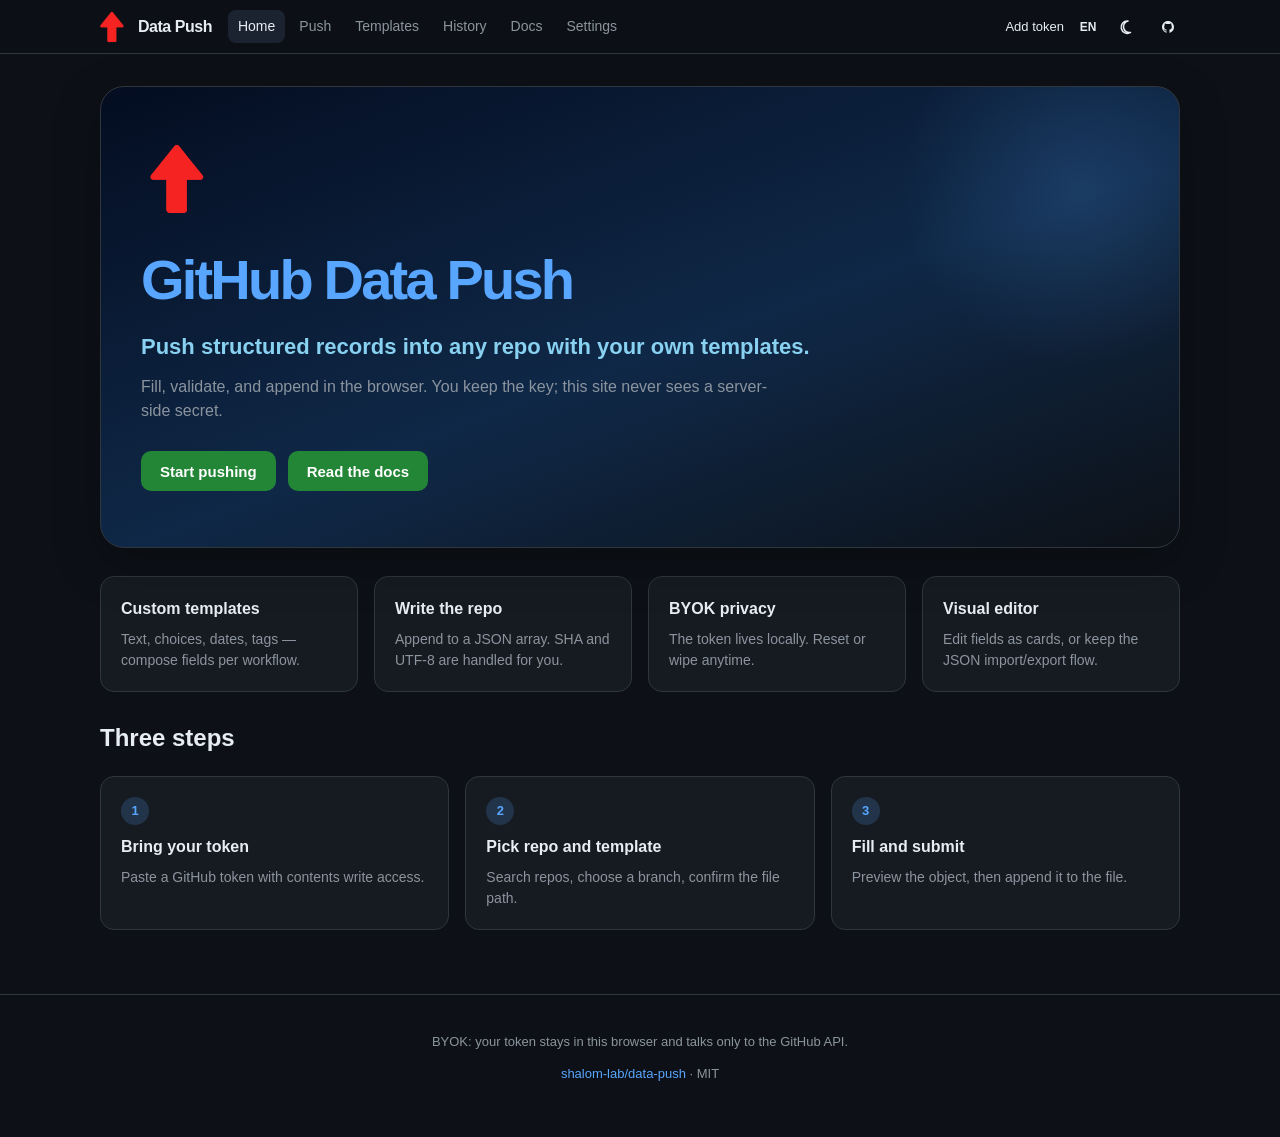
<file: index.html>
<!DOCTYPE html>
<html lang="zh" data-theme="dark">
<head>
  <meta charset="UTF-8" />
  <meta name="viewport" content="width=device-width, initial-scale=1" />
  <title>GitHub Data Push</title>
  <link rel="icon" href="icons/icon48.png?v=2" type="image/png" />
  <style>#app-header .nav-inner{display:flex;align-items:center;gap:16px;flex-wrap:nowrap;max-width:1120px;margin:0 auto;padding:10px 16px}#app-header .nav-links{display:flex;flex:1;gap:4px;flex-wrap:nowrap;min-width:0;overflow:auto}#app-header .nav-right,#app-header .icon-group{display:flex;align-items:center;gap:8px;flex-shrink:0}#app-header .user-link{display:inline-flex;align-items:center;gap:8px;height:32px;color:inherit;text-decoration:none}#app-header .user-link img{width:22px;height:22px;border-radius:50%;object-fit:cover}#app-header .icon-btn{box-sizing:border-box;width:32px;height:32px;padding:0;border:0;border-radius:8px;background:transparent;display:inline-flex;align-items:center;justify-content:center}</style>
  <link rel="stylesheet" href="css/app.css?v=6" />
</head>
<body data-page="home" data-title-key="meta.title">
  <header id="app-header"></header>
  <main class="page">
    <section class="hero">
      <img class="hero-logo" src="icons/icon128.png?v=2" alt="" width="72" height="72" />
      <h1 data-i18n="home.title">GitHub Data Push</h1>
      <p class="tagline" data-i18n="home.tagline"></p>
      <p class="lead" data-i18n="home.lead"></p>
      <div class="hero-actions">
        <a class="btn btn-lg" href="push.html" data-i18n="home.cta"></a>
        <a class="btn btn-lg btn-ghost" href="docs.html" data-i18n="home.ctaSecondary"></a>
      </div>
    </section>
    <section class="grid-4">
      <article class="card"><h3 data-i18n="home.f1t"></h3><p data-i18n="home.f1d"></p></article>
      <article class="card"><h3 data-i18n="home.f2t"></h3><p data-i18n="home.f2d"></p></article>
      <article class="card"><h3 data-i18n="home.f3t"></h3><p data-i18n="home.f3d"></p></article>
      <article class="card"><h3 data-i18n="home.f4t"></h3><p data-i18n="home.f4d"></p></article>
    </section>
    <h2 data-i18n="home.howTitle"></h2>
    <section class="grid-3">
      <article class="card step"><div class="num">1</div><h3 data-i18n="home.s1t"></h3><p data-i18n="home.s1d"></p></article>
      <article class="card step"><div class="num">2</div><h3 data-i18n="home.s2t"></h3><p data-i18n="home.s2d"></p></article>
      <article class="card step"><div class="num">3</div><h3 data-i18n="home.s3t"></h3><p data-i18n="home.s3d"></p></article>
    </section>
  </main>
  <footer id="app-footer"></footer>
  <script src="js/i18n.js?v=5"></script>
  <script src="js/storage.js?v=5"></script>
  <script src="js/ui.js?v=5"></script>
  <script src="js/github.js?v=5"></script>
  <script src="js/templates.js?v=5"></script>
  <script src="js/form.js?v=5"></script>
  <script src="js/shell.js?v=5"></script>
  <script src="js/page-home.js?v=5"></script>
</body>
</html>
</file>
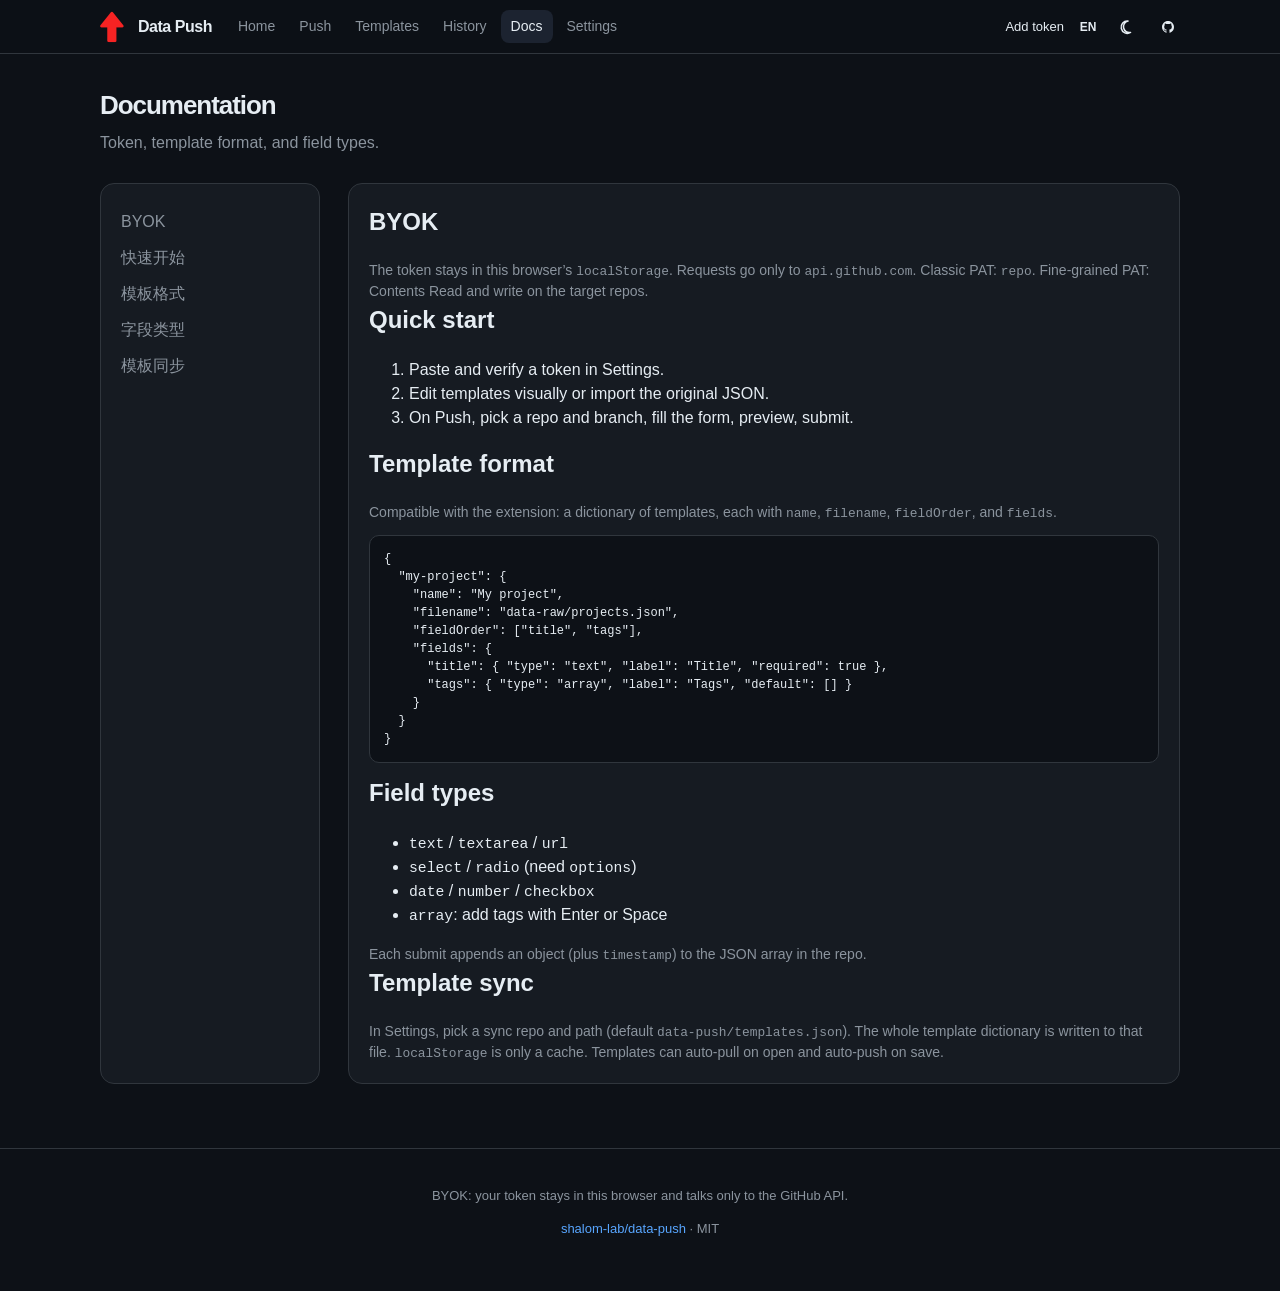
<file: docs.html>
<!DOCTYPE html>
<html lang="zh" data-theme="dark">
<head>
  <meta charset="UTF-8" />
  <meta name="viewport" content="width=device-width, initial-scale=1" />
  <title>GitHub Data Push</title>
  <link rel="icon" href="icons/icon48.png?v=2" type="image/png" />
  <style>#app-header .nav-inner{display:flex;align-items:center;gap:16px;flex-wrap:nowrap;max-width:1120px;margin:0 auto;padding:10px 16px}#app-header .nav-links{display:flex;flex:1;gap:4px;flex-wrap:nowrap;min-width:0;overflow:auto}#app-header .nav-right,#app-header .icon-group{display:flex;align-items:center;gap:8px;flex-shrink:0}#app-header .user-link{display:inline-flex;align-items:center;gap:8px;height:32px;color:inherit;text-decoration:none}#app-header .user-link img{width:22px;height:22px;border-radius:50%;object-fit:cover}#app-header .icon-btn{box-sizing:border-box;width:32px;height:32px;padding:0;border:0;border-radius:8px;background:transparent;display:inline-flex;align-items:center;justify-content:center}</style>
  <link rel="stylesheet" href="css/app.css?v=6" />
</head>
<body data-page="docs" data-title-key="docsPage.title">
  <header id="app-header"></header>
  <main class="page">
    <div class="page-head">
      <h1 data-i18n="docsPage.title"></h1>
      <p data-i18n="docsPage.subtitle"></p>
    </div>
    <div class="docs-layout">
      <aside class="docs-toc card">
        <a href="#byok">BYOK</a>
        <a href="#start">快速开始</a>
        <a href="#template">模板格式</a>
        <a href="#fields">字段类型</a>
        <a href="#sync">模板同步</a>
      </aside>
      <article id="docsZh" class="card docs-article">
        <h2 id="byok">BYOK（自带密钥）</h2>
        <p>Token 只写进当前浏览器的 <code>localStorage</code>，页面只向 <code>api.github.com</code> 发请求，没有自己的后端。Classic PAT 勾选 <code>repo</code>；Fine-grained PAT 给目标仓库 <code>Contents: Read and write</code>。</p>
        <h2 id="start">快速开始</h2>
        <ol>
          <li>打开设置，粘贴 Token 并验证。</li>
          <li>在模板页按场景改字段，或导入原来的 JSON。</li>
          <li>到推送页搜索仓库、选分支、填表、预览后提交。</li>
        </ol>
        <h2 id="template">模板格式</h2>
        <p>与原先扩展兼容：顶层是模板字典，每项包含 <code>name</code>、<code>filename</code>、<code>fieldOrder</code>、<code>fields</code>。</p>
        <pre>{
  "my-project": {
    "name": "我的项目",
    "filename": "data-raw/projects.json",
    "fieldOrder": ["title", "tags"],
    "fields": {
      "title": { "type": "text", "label": "名称", "required": true },
      "tags": { "type": "array", "label": "标签", "default": [] }
    }
  }
}</pre>
        <h2 id="fields">字段类型</h2>
        <ul>
          <li><code>text</code> / <code>textarea</code> / <code>url</code></li>
          <li><code>select</code> / <code>radio</code>（需要 <code>options</code>）</li>
          <li><code>date</code> / <code>number</code> / <code>checkbox</code></li>
          <li><code>array</code>：回车或空格添加标签</li>
        </ul>
        <p>提交时在对象上追加 <code>timestamp</code>，再写入仓库里的 JSON 数组。</p>
        <h2 id="sync">模板同步</h2>
        <p>在设置里指定「同步仓库 + 路径」（默认 <code>data-push/templates.json</code>）。模板整份覆盖写入该文件，本机 <code>localStorage</code> 只做缓存。打开模板页可自动拉取，保存可自动推送，也可以手动拉取/推送。换设备和清缓存后，用同一 Token 再拉即可。</p>
      </article>
      <article id="docsEn" class="card docs-article" hidden>
        <h2 id="byok">BYOK</h2>
        <p>The token stays in this browser’s <code>localStorage</code>. Requests go only to <code>api.github.com</code>. Classic PAT: <code>repo</code>. Fine-grained PAT: Contents Read and write on the target repos.</p>
        <h2 id="start">Quick start</h2>
        <ol>
          <li>Paste and verify a token in Settings.</li>
          <li>Edit templates visually or import the original JSON.</li>
          <li>On Push, pick a repo and branch, fill the form, preview, submit.</li>
        </ol>
        <h2 id="template">Template format</h2>
        <p>Compatible with the extension: a dictionary of templates, each with <code>name</code>, <code>filename</code>, <code>fieldOrder</code>, and <code>fields</code>.</p>
        <pre>{
  "my-project": {
    "name": "My project",
    "filename": "data-raw/projects.json",
    "fieldOrder": ["title", "tags"],
    "fields": {
      "title": { "type": "text", "label": "Title", "required": true },
      "tags": { "type": "array", "label": "Tags", "default": [] }
    }
  }
}</pre>
        <h2 id="fields">Field types</h2>
        <ul>
          <li><code>text</code> / <code>textarea</code> / <code>url</code></li>
          <li><code>select</code> / <code>radio</code> (need <code>options</code>)</li>
          <li><code>date</code> / <code>number</code> / <code>checkbox</code></li>
          <li><code>array</code>: add tags with Enter or Space</li>
        </ul>
        <p>Each submit appends an object (plus <code>timestamp</code>) to the JSON array in the repo.</p>
        <h2 id="sync">Template sync</h2>
        <p>In Settings, pick a sync repo and path (default <code>data-push/templates.json</code>). The whole template dictionary is written to that file. <code>localStorage</code> is only a cache. Templates can auto-pull on open and auto-push on save.</p>
      </article>
    </div>
  </main>
  <footer id="app-footer"></footer>
  <script src="js/i18n.js?v=5"></script>
  <script src="js/storage.js?v=5"></script>
  <script src="js/ui.js?v=5"></script>
  <script src="js/github.js?v=5"></script>
  <script src="js/templates.js?v=5"></script>
  <script src="js/form.js?v=5"></script>
  <script src="js/shell.js?v=5"></script>
  <script src="js/page-docs.js?v=5"></script>
</body>
</html>
</file>
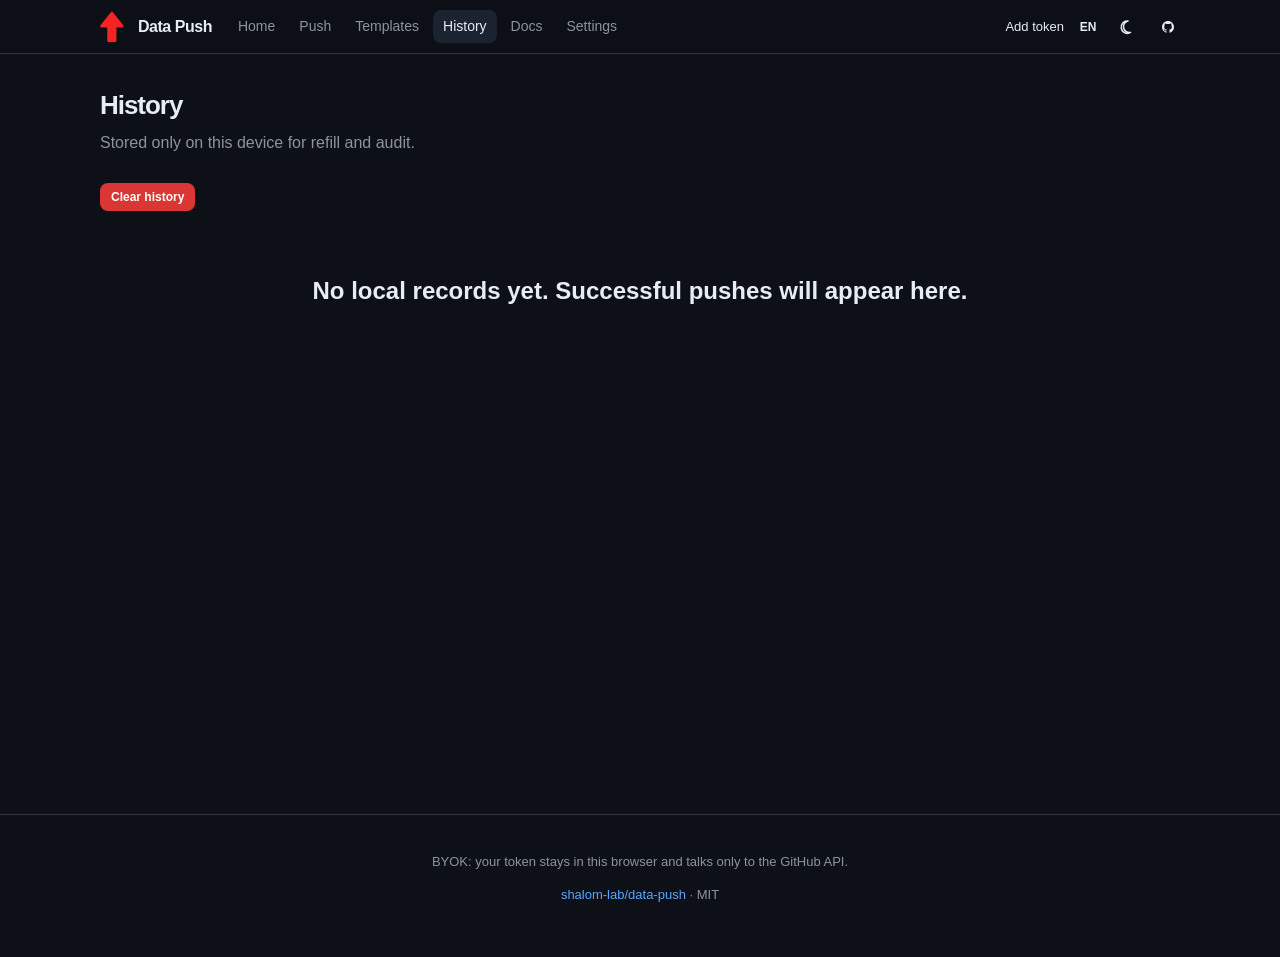
<file: history.html>
<!DOCTYPE html>
<html lang="zh" data-theme="dark">
<head>
  <meta charset="UTF-8" />
  <meta name="viewport" content="width=device-width, initial-scale=1" />
  <title>GitHub Data Push</title>
  <link rel="icon" href="icons/icon48.png?v=2" type="image/png" />
  <style>#app-header .nav-inner{display:flex;align-items:center;gap:16px;flex-wrap:nowrap;max-width:1120px;margin:0 auto;padding:10px 16px}#app-header .nav-links{display:flex;flex:1;gap:4px;flex-wrap:nowrap;min-width:0;overflow:auto}#app-header .nav-right,#app-header .icon-group{display:flex;align-items:center;gap:8px;flex-shrink:0}#app-header .user-link{display:inline-flex;align-items:center;gap:8px;height:32px;color:inherit;text-decoration:none}#app-header .user-link img{width:22px;height:22px;border-radius:50%;object-fit:cover}#app-header .icon-btn{box-sizing:border-box;width:32px;height:32px;padding:0;border:0;border-radius:8px;background:transparent;display:inline-flex;align-items:center;justify-content:center}</style>
  <link rel="stylesheet" href="css/app.css?v=6" />
</head>
<body data-page="history" data-title-key="historyPage.title">
  <header id="app-header"></header>
  <main class="page">
    <div class="page-head">
      <h1 data-i18n="historyPage.title"></h1>
      <p data-i18n="historyPage.subtitle"></p>
    </div>
    <div class="toolbar">
      <button type="button" class="btn btn-sm btn-danger" id="clearHistory" data-i18n="historyPage.clear"></button>
    </div>
    <div id="historyList"></div>
  </main>
  <footer id="app-footer"></footer>
  <script src="js/i18n.js?v=5"></script>
  <script src="js/storage.js?v=5"></script>
  <script src="js/ui.js?v=5"></script>
  <script src="js/github.js?v=5"></script>
  <script src="js/templates.js?v=5"></script>
  <script src="js/form.js?v=5"></script>
  <script src="js/shell.js?v=5"></script>
  <script src="js/page-history.js?v=5"></script>
</body>
</html>
</file>
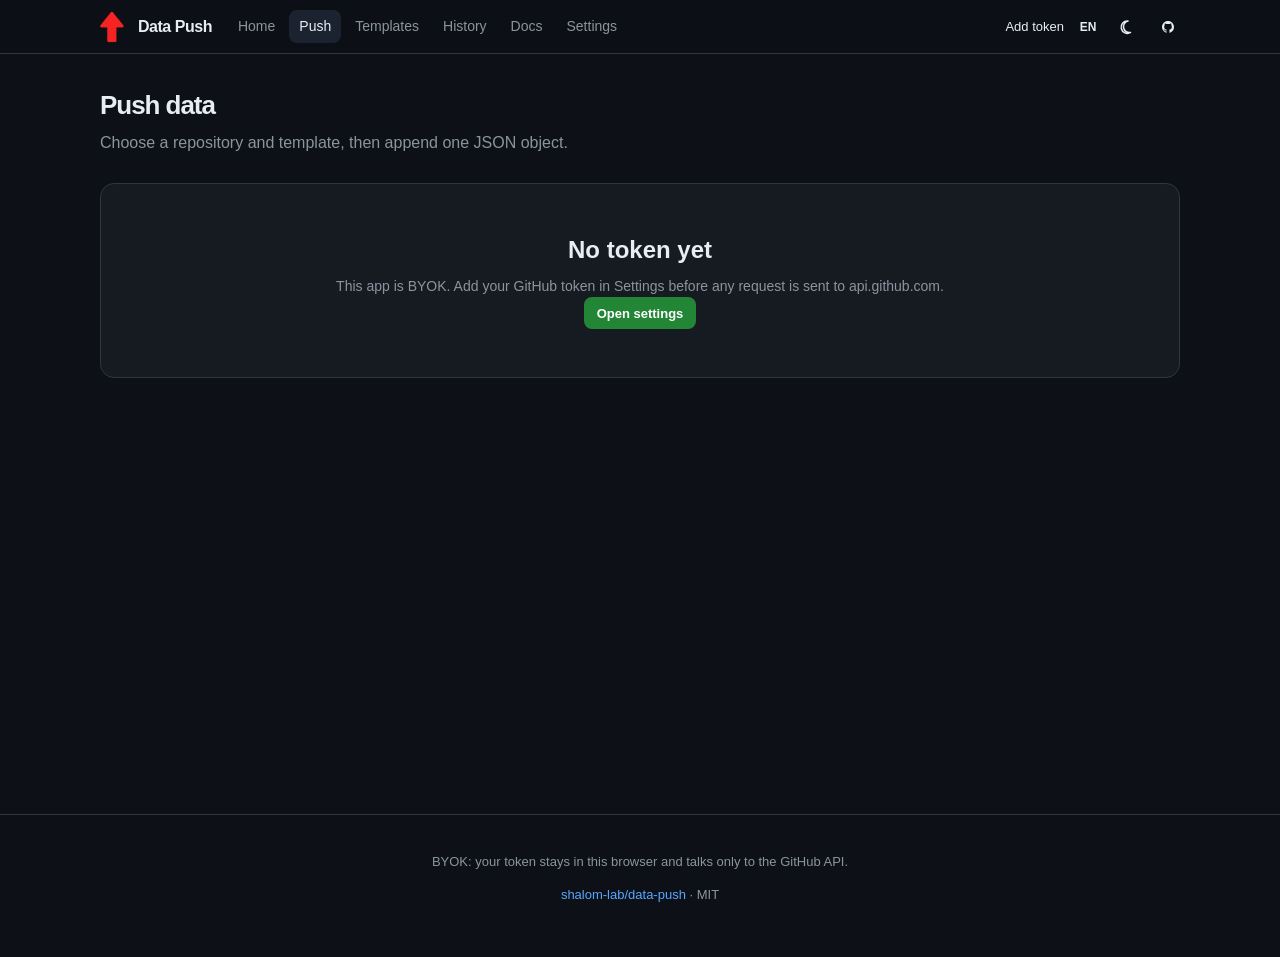
<file: push.html>
<!DOCTYPE html>
<html lang="zh" data-theme="dark">
<head>
  <meta charset="UTF-8" />
  <meta name="viewport" content="width=device-width, initial-scale=1" />
  <title>GitHub Data Push</title>
  <link rel="icon" href="icons/icon48.png?v=2" type="image/png" />
  <style>#app-header .nav-inner{display:flex;align-items:center;gap:16px;flex-wrap:nowrap;max-width:1120px;margin:0 auto;padding:10px 16px}#app-header .nav-links{display:flex;flex:1;gap:4px;flex-wrap:nowrap;min-width:0;overflow:auto}#app-header .nav-right,#app-header .icon-group{display:flex;align-items:center;gap:8px;flex-shrink:0}#app-header .user-link{display:inline-flex;align-items:center;gap:8px;height:32px;color:inherit;text-decoration:none}#app-header .user-link img{width:22px;height:22px;border-radius:50%;object-fit:cover}#app-header .icon-btn{box-sizing:border-box;width:32px;height:32px;padding:0;border:0;border-radius:8px;background:transparent;display:inline-flex;align-items:center;justify-content:center}</style>
  <link rel="stylesheet" href="css/app.css?v=6" />
</head>
<body data-page="push" data-title-key="push.title">
  <header id="app-header"></header>
  <main class="page">
    <div class="page-head">
      <h1 data-i18n="push.title"></h1>
      <p data-i18n="push.subtitle"></p>
    </div>
    <section id="pushGated" class="card empty-state" hidden>
      <h2 data-i18n="push.noTokenTitle"></h2>
      <p data-i18n="push.noTokenBody"></p>
      <p><a class="btn" href="settings.html" data-i18n="push.goSettings"></a></p>
    </section>
    <section id="pushWork" hidden>
      <div class="split">
        <aside class="card side-card">
          <h3 data-i18n="push.target"></h3>
          <div class="form-group">
            <label data-i18n="push.repo"></label>
            <div class="combo">
              <input id="repoSearch" autocomplete="off" data-i18n-placeholder="push.repoPlaceholder" />
              <div id="repoList" class="combo-list"></div>
            </div>
          </div>
          <div class="form-group">
            <label data-i18n="push.template"></label>
            <select id="templateSelect"></select>
          </div>
          <div class="form-group">
            <label data-i18n="push.branch"></label>
            <select id="branchSelect"><option value="">—</option></select>
          </div>
          <div class="form-group">
            <label data-i18n="push.path"></label>
            <div id="savePath" class="path-box">—</div>
          </div>
          <div class="form-group">
            <label data-i18n="push.fields"></label>
            <pre id="fieldInfo" class="preview-block">—</pre>
          </div>
          <div class="meta-row">
            <span id="fileStatus" data-i18n="push.existingUnknown"></span>
            <button type="button" class="btn btn-sm btn-ghost" id="reloadFile" data-i18n="push.reloadFile"></button>
          </div>
          <p><a id="fileLink" hidden target="_blank" rel="noreferrer" data-i18n="push.viewFile"></a></p>
        </aside>
        <div class="card main-card">
          <div id="formFields"></div>
          <div class="form-group">
            <label data-i18n="push.commit"></label>
            <input id="commitMessage" value="Add new entry via Data Push" />
          </div>
          <div class="form-group">
            <label data-i18n="push.previewTitle"></label>
            <pre id="payloadPreview" class="preview-block">—</pre>
          </div>
          <div class="toolbar">
            <button type="button" class="btn" id="submit" data-i18n="common.submit"></button>
            <button type="button" class="btn btn-ghost" id="resetForm" data-i18n="common.reset"></button>
          </div>
        </div>
      </div>
    </section>
  </main>
  <footer id="app-footer"></footer>
  <script src="js/i18n.js?v=5"></script>
  <script src="js/storage.js?v=5"></script>
  <script src="js/ui.js?v=5"></script>
  <script src="js/github.js?v=5"></script>
  <script src="js/templates.js?v=5"></script>
  <script src="js/sync.js?v=5"></script>
  <script src="js/form.js?v=5"></script>
  <script src="js/shell.js?v=5"></script>
  <script src="js/page-push.js?v=5"></script>
</body>
</html>
</file>
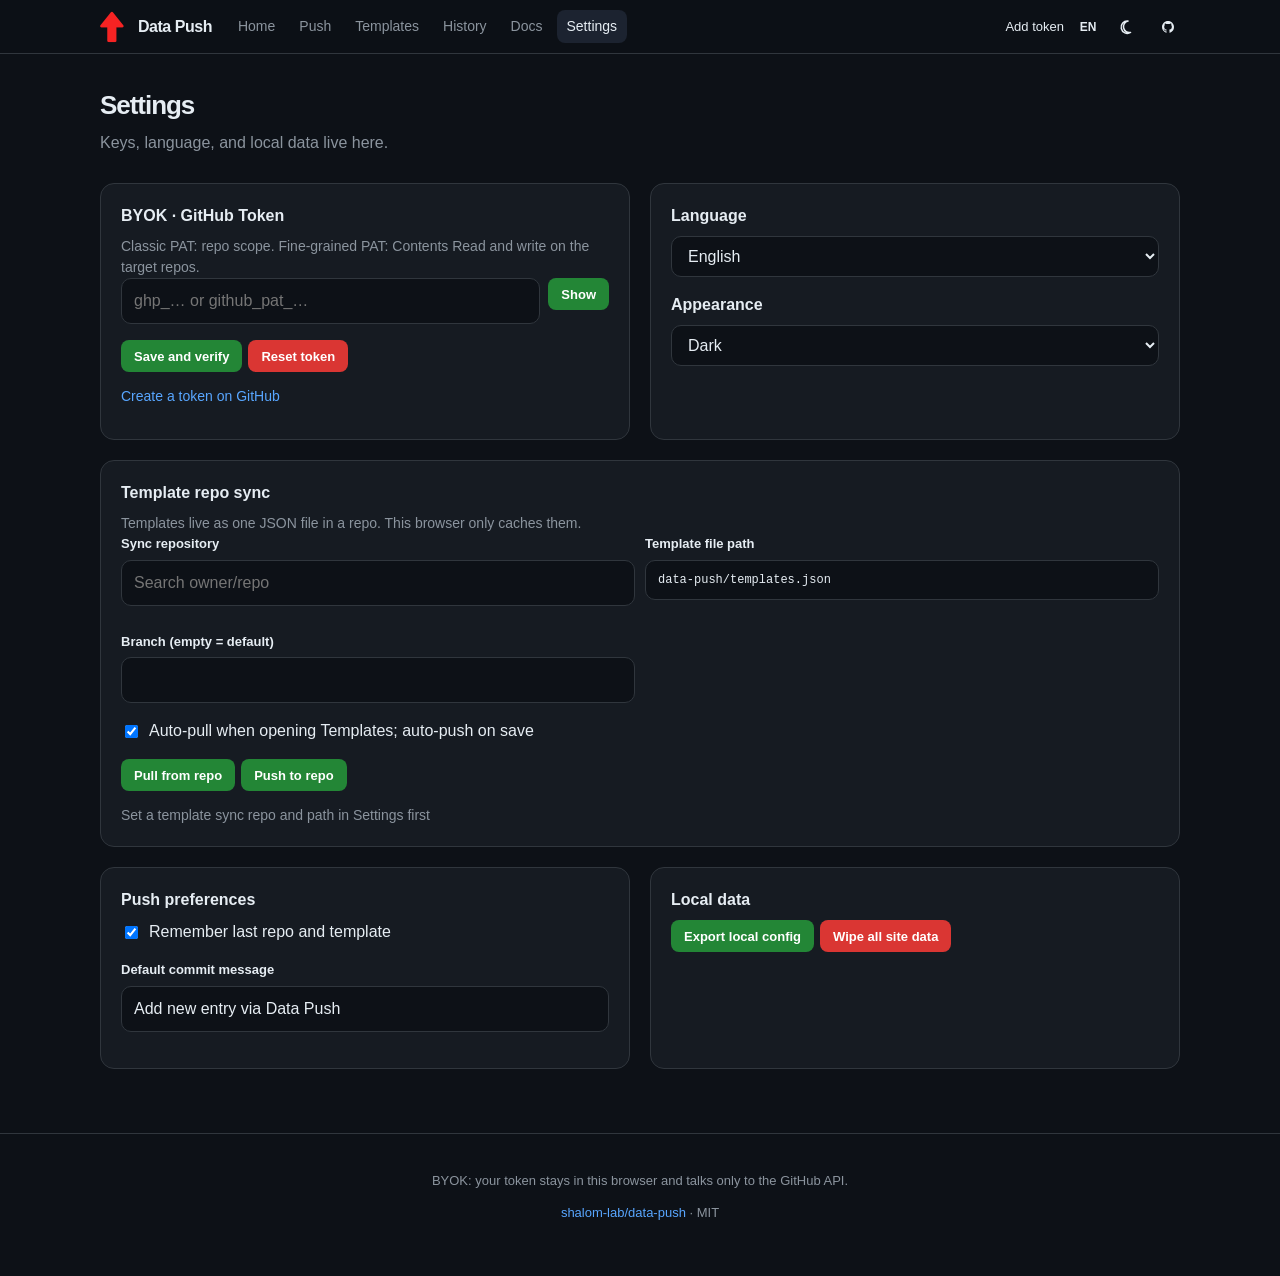
<file: settings.html>
<!DOCTYPE html>
<html lang="zh" data-theme="dark">
<head>
  <meta charset="UTF-8" />
  <meta name="viewport" content="width=device-width, initial-scale=1" />
  <title>GitHub Data Push</title>
  <link rel="icon" href="icons/icon48.png?v=2" type="image/png" />
  <style>#app-header .nav-inner{display:flex;align-items:center;gap:16px;flex-wrap:nowrap;max-width:1120px;margin:0 auto;padding:10px 16px}#app-header .nav-links{display:flex;flex:1;gap:4px;flex-wrap:nowrap;min-width:0;overflow:auto}#app-header .nav-right,#app-header .icon-group{display:flex;align-items:center;gap:8px;flex-shrink:0}#app-header .user-link{display:inline-flex;align-items:center;gap:8px;height:32px;color:inherit;text-decoration:none}#app-header .user-link img{width:22px;height:22px;border-radius:50%;object-fit:cover}#app-header .icon-btn{box-sizing:border-box;width:32px;height:32px;padding:0;border:0;border-radius:8px;background:transparent;display:inline-flex;align-items:center;justify-content:center}</style>
  <link rel="stylesheet" href="css/app.css?v=6" />
</head>
<body data-page="settings" data-title-key="settingsPage.title">
  <header id="app-header"></header>
  <main class="page">
    <div class="page-head">
      <h1 data-i18n="settingsPage.title"></h1>
      <p data-i18n="settingsPage.subtitle"></p>
    </div>
    <div class="grid-2">
      <section class="card">
        <h3 data-i18n="settingsPage.byokTitle"></h3>
        <p data-i18n="settingsPage.byokLead"></p>
        <div class="form-group">
          <div class="token-row">
            <input id="settingsToken" type="password" autocomplete="off" data-i18n-placeholder="settingsPage.tokenPlaceholder" />
            <button type="button" class="btn btn-ghost" id="toggleToken" data-i18n="settingsPage.showToken"></button>
          </div>
        </div>
        <div class="toolbar">
          <button type="button" class="btn" id="saveToken" data-i18n="settingsPage.saveToken"></button>
          <button type="button" class="btn btn-danger" id="resetToken" data-i18n="settingsPage.resetToken"></button>
        </div>
        <p><a href="https://github.com/settings/tokens" target="_blank" rel="noreferrer" data-i18n="settingsPage.createToken"></a></p>
        <div id="userCard" class="user-card" hidden></div>
      </section>
      <section class="card">
        <h3 data-i18n="settingsPage.language"></h3>
        <div class="form-group">
          <select id="settingsLang"></select>
        </div>
        <h3 data-i18n="settingsPage.theme"></h3>
        <div class="form-group">
          <select id="themeSelect">
            <option value="dark" data-i18n="settingsPage.themeDark"></option>
            <option value="light" data-i18n="settingsPage.themeLight"></option>
          </select>
        </div>
      </section>
      <section class="card card-span">
        <h3 data-i18n="sync.title"></h3>
        <p data-i18n="sync.lead"></p>
        <div class="field-grid">
          <div class="form-group">
            <label data-i18n="sync.repo"></label>
            <div class="combo">
              <input id="syncRepo" autocomplete="off" data-i18n-placeholder="push.repoPlaceholder" />
              <div id="syncRepoList" class="combo-list"></div>
            </div>
          </div>
          <div class="form-group">
            <label data-i18n="sync.path"></label>
            <input id="syncPath" class="mono" />
          </div>
          <div class="form-group">
            <label data-i18n="sync.branch"></label>
            <input id="syncBranch" />
          </div>
        </div>
        <label class="check-row">
          <input type="checkbox" id="syncAuto" />
          <span data-i18n="sync.auto"></span>
        </label>
        <div class="toolbar" style="margin-top:16px">
          <button type="button" class="btn" id="syncPull" data-i18n="sync.pull"></button>
          <button type="button" class="btn btn-ghost" id="syncPush" data-i18n="sync.push"></button>
        </div>
        <p id="syncStatus" class="meta-row"></p>
        <p><a id="syncFileLink" hidden target="_blank" rel="noreferrer" data-i18n="sync.viewFile"></a></p>
      </section>
      <section class="card">
        <h3 data-i18n="settingsPage.prefs"></h3>
        <label class="check-row">
          <input type="checkbox" id="rememberLast" />
          <span data-i18n="settingsPage.remember"></span>
        </label>
        <div class="form-group" style="margin-top:16px">
          <label data-i18n="settingsPage.commit"></label>
          <input id="defaultCommit" />
        </div>
      </section>
      <section class="card">
        <h3 data-i18n="settingsPage.data"></h3>
        <div class="toolbar">
          <button type="button" class="btn btn-ghost" id="exportData" data-i18n="settingsPage.exportData"></button>
          <button type="button" class="btn btn-danger" id="wipeData" data-i18n="settingsPage.wipe"></button>
        </div>
      </section>
    </div>
  </main>
  <footer id="app-footer"></footer>
  <script src="js/i18n.js?v=5"></script>
  <script src="js/storage.js?v=5"></script>
  <script src="js/ui.js?v=5"></script>
  <script src="js/github.js?v=5"></script>
  <script src="js/templates.js?v=5"></script>
  <script src="js/sync.js?v=5"></script>
  <script src="js/form.js?v=5"></script>
  <script src="js/shell.js?v=5"></script>
  <script src="js/page-settings.js?v=5"></script>
</body>
</html>
</file>
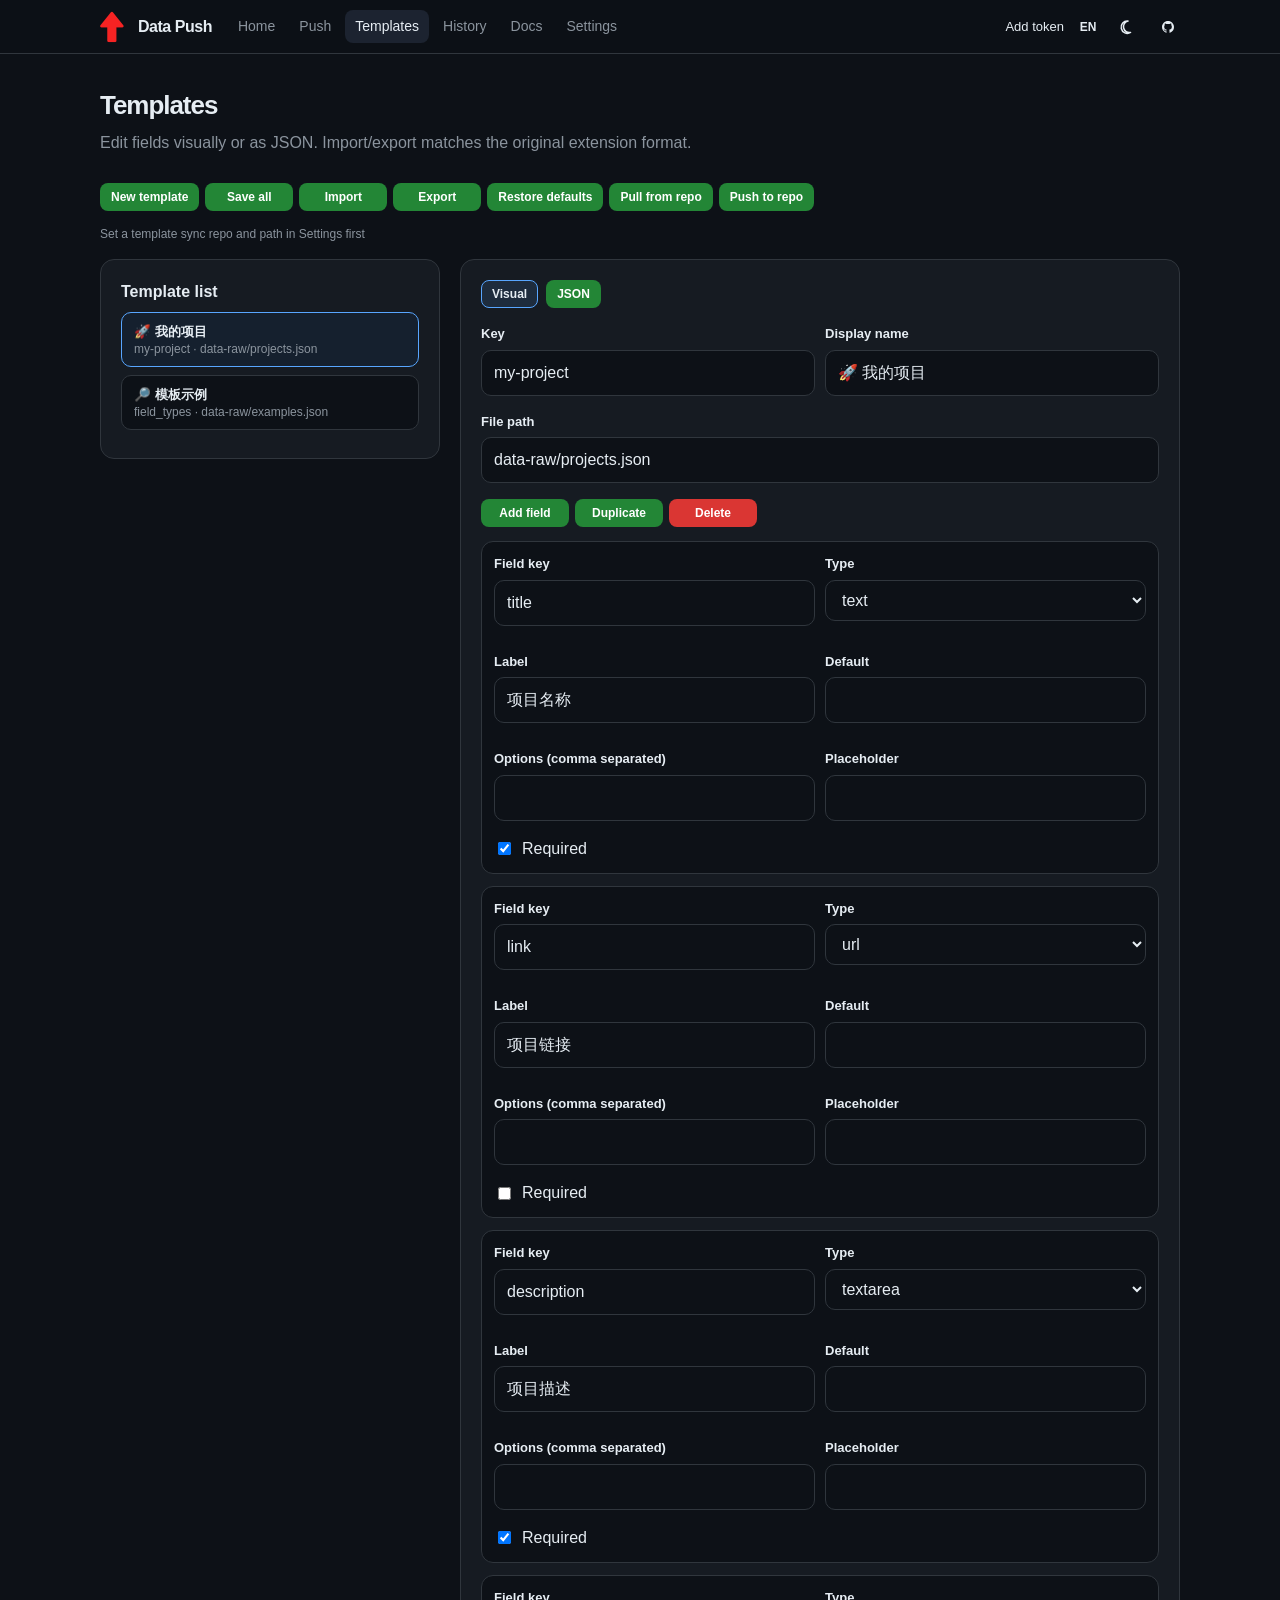
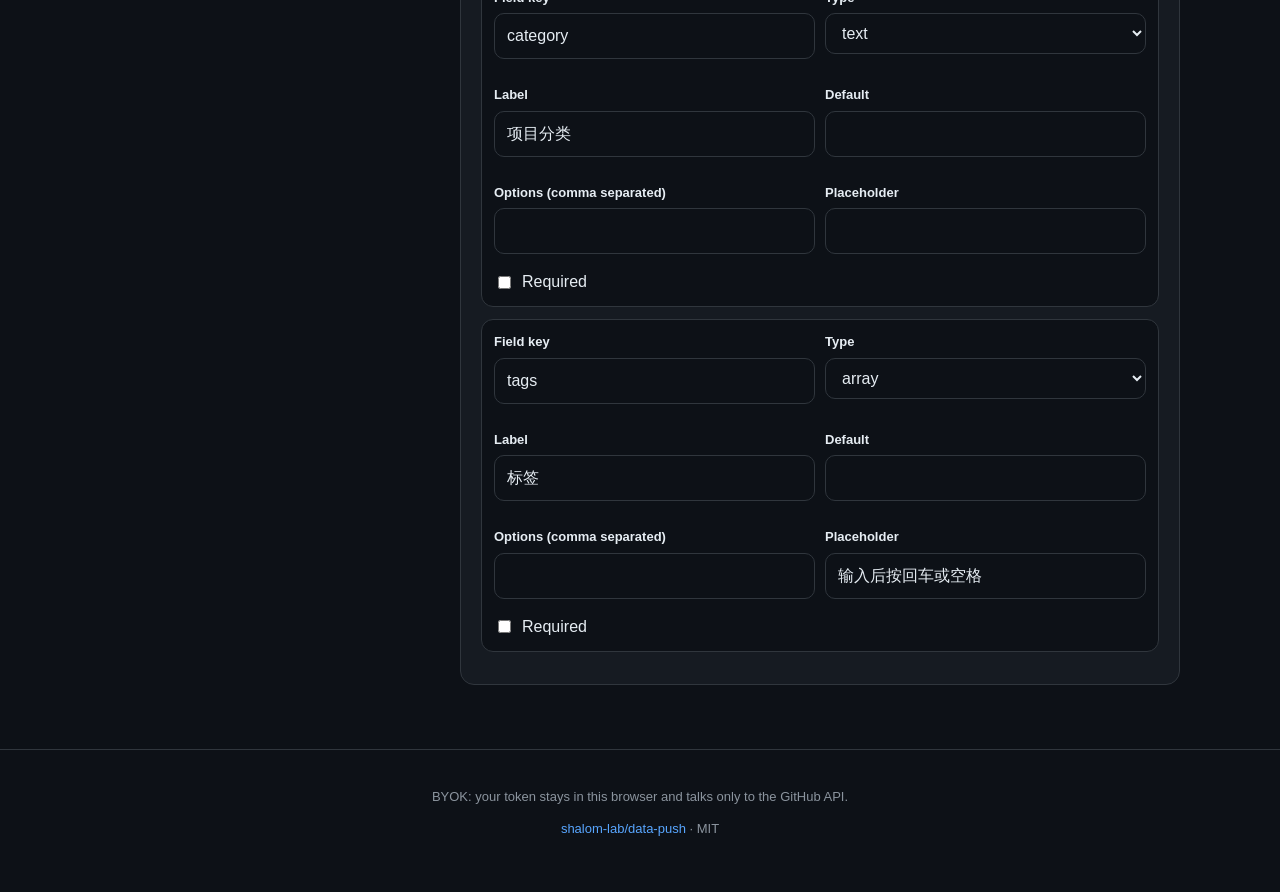
<file: templates.html>
<!DOCTYPE html>
<html lang="zh" data-theme="dark">
<head>
  <meta charset="UTF-8" />
  <meta name="viewport" content="width=device-width, initial-scale=1" />
  <title>GitHub Data Push</title>
  <link rel="icon" href="icons/icon48.png?v=2" type="image/png" />
  <style>#app-header .nav-inner{display:flex;align-items:center;gap:16px;flex-wrap:nowrap;max-width:1120px;margin:0 auto;padding:10px 16px}#app-header .nav-links{display:flex;flex:1;gap:4px;flex-wrap:nowrap;min-width:0;overflow:auto}#app-header .nav-right,#app-header .icon-group{display:flex;align-items:center;gap:8px;flex-shrink:0}#app-header .user-link{display:inline-flex;align-items:center;gap:8px;height:32px;color:inherit;text-decoration:none}#app-header .user-link img{width:22px;height:22px;border-radius:50%;object-fit:cover}#app-header .icon-btn{box-sizing:border-box;width:32px;height:32px;padding:0;border:0;border-radius:8px;background:transparent;display:inline-flex;align-items:center;justify-content:center}</style>
  <link rel="stylesheet" href="css/app.css?v=6" />
</head>
<body data-page="templates" data-title-key="templatesPage.title">
  <header id="app-header"></header>
  <main class="page">
    <div class="page-head">
      <h1 data-i18n="templatesPage.title"></h1>
      <p data-i18n="templatesPage.subtitle"></p>
    </div>
    <div class="toolbar">
      <button type="button" class="btn btn-sm" id="addTemplate" data-i18n="templatesPage.add"></button>
      <button type="button" class="btn btn-sm btn-muted" id="saveAll" data-i18n="templatesPage.saveAll"></button>
      <button type="button" class="btn btn-sm btn-ghost" id="importTemplates" data-i18n="templatesPage.import"></button>
      <button type="button" class="btn btn-sm btn-ghost" id="exportTemplates" data-i18n="templatesPage.export"></button>
      <button type="button" class="btn btn-sm btn-ghost" id="resetDefaults" data-i18n="templatesPage.reset"></button>
      <button type="button" class="btn btn-sm" id="pullTemplates" data-i18n="templatesPage.pull"></button>
      <button type="button" class="btn btn-sm btn-muted" id="pushTemplates" data-i18n="templatesPage.push"></button>
      <input id="importFile" type="file" accept=".json,application/json" hidden />
    </div>
    <p id="syncHint" class="meta-row" style="margin-bottom:16px"></p>
    <div class="split">
      <aside class="card">
        <h3 data-i18n="templatesPage.list"></h3>
        <div id="templateList"></div>
      </aside>
      <section class="card">
        <div class="tabs">
          <button type="button" class="btn btn-sm tab active" id="tabVisual" data-i18n="templatesPage.visual"></button>
          <button type="button" class="btn btn-sm tab" id="tabJson" data-i18n="templatesPage.json"></button>
        </div>
        <div id="editorPane"></div>
      </section>
    </div>
  </main>
  <footer id="app-footer"></footer>
  <script src="js/i18n.js?v=5"></script>
  <script src="js/storage.js?v=5"></script>
  <script src="js/ui.js?v=5"></script>
  <script src="js/github.js?v=5"></script>
  <script src="js/templates.js?v=5"></script>
  <script src="js/sync.js?v=5"></script>
  <script src="js/form.js?v=5"></script>
  <script src="js/shell.js?v=5"></script>
  <script src="js/page-templates.js?v=5"></script>
</body>
</html>
</file>
<file: css/app.css>
:root {
  --bg: #0d1117;
  --bg-elev: #161b22;
  --bg-soft: #1c2330;
  --bg-hero: linear-gradient(160deg, #040d21 0%, #0f2847 55%, #0d1117 100%);
  --border: #30363d;
  --text: #e6edf3;
  --muted: #8b949e;
  --accent: #58a6ff;
  --accent-2: #88d1f1;
  --green: #3fb950;
  --green-btn: #238636;
  --green-hover: #2ea043;
  --danger: #f85149;
  --danger-btn: #da3633;
  --purple: #a371f7;
  --shadow: 0 16px 48px rgba(0, 0, 0, 0.28);
  --radius: 14px;
  --ctrl: 32px;
  --icon: 16px;
  --font: -apple-system, BlinkMacSystemFont, "Segoe UI", Helvetica, Arial, "Noto Sans", sans-serif;
  --mono: ui-monospace, SFMono-Regular, Menlo, Consolas, "Liberation Mono", monospace;
}

[data-theme="light"] {
  --bg: #f6f8fa;
  --bg-elev: #ffffff;
  --bg-soft: #eef2f6;
  --bg-hero: linear-gradient(160deg, #dbeafe 0%, #f0f6ff 50%, #f6f8fa 100%);
  --border: #d0d7de;
  --text: #1f2328;
  --muted: #656d76;
  --accent: #0969da;
  --accent-2: #218bff;
  --green: #1a7f37;
  --green-btn: #1f883d;
  --green-hover: #1a7f37;
  --danger: #cf222e;
  --danger-btn: #cf222e;
  --purple: #8250df;
  --shadow: 0 12px 32px rgba(31, 35, 40, 0.08);
}

* { box-sizing: border-box; }

html, body {
  margin: 0;
  min-height: 100%;
  background: var(--bg);
  color: var(--text);
  font-family: var(--font);
  line-height: 1.5;
}

a { color: var(--accent); text-decoration: none; }
a:hover { text-decoration: underline; }

#app-header {
  position: sticky;
  top: 0;
  z-index: 40;
  background: color-mix(in srgb, var(--bg) 86%, transparent);
  backdrop-filter: blur(12px);
  border-bottom: 1px solid var(--border);
}

.nav-inner {
  max-width: 1120px;
  margin: 0 auto;
  padding: 12px 20px;
  display: flex;
  align-items: center;
  gap: 20px;
  flex-wrap: nowrap;
}

.brand {
  display: flex;
  align-items: center;
  gap: 10px;
  color: var(--text);
  font-weight: 700;
  letter-spacing: -0.03em;
  text-decoration: none;
  flex-shrink: 0;
}

.brand img { background: transparent; }

.nav-links {
  display: flex;
  flex-wrap: nowrap;
  gap: 4px;
  flex: 1;
  min-width: 0;
  overflow-x: auto;
}

.nav-links a {
  color: var(--muted);
  text-decoration: none;
  padding: 6px 10px;
  border-radius: 8px;
  font-size: 14px;
  font-weight: 500;
}

.nav-links a:hover,
.nav-links a.active {
  color: var(--text);
  background: var(--bg-soft);
  text-decoration: none;
}

.nav-right {
  display: flex;
  align-items: center;
  gap: 10px;
  flex-shrink: 0;
}

.user-link {
  display: inline-flex;
  align-items: center;
  gap: 8px;
  height: 32px;
  max-width: 160px;
  overflow: hidden;
  color: var(--text);
  font-size: 13px;
  font-weight: 500;
  text-decoration: none;
}

.user-link:hover { color: var(--accent); text-decoration: none; }
.user-link img { width: 22px; height: 22px; border-radius: 50%; flex-shrink: 0; }

.icon-group {
  display: flex;
  align-items: center;
  gap: 2px;
}

.lang-menu { position: relative; }

a.icon-btn,
button.icon-btn {
  box-sizing: border-box;
  width: 32px;
  height: 32px;
  min-width: 32px;
  padding: 0;
  margin: 0;
  display: inline-flex;
  align-items: center;
  justify-content: center;
  border: 0;
  border-radius: 8px;
  background: transparent;
  color: var(--text);
  font: inherit;
  font-size: 12px;
  font-weight: 600;
  line-height: 0;
  appearance: none;
  text-decoration: none;
  cursor: pointer;
}

.icon-btn svg {
  width: 18px;
  height: 18px;
  display: block;
}

.icon-btn:hover {
  background: var(--bg-soft);
  color: var(--text);
  text-decoration: none;
}

.lang-pop {
  position: absolute;
  right: 0;
  top: calc(100% + 6px);
  min-width: 148px;
  padding: 4px;
  background: var(--bg-elev);
  border: 1px solid var(--border);
  border-radius: 10px;
  box-shadow: var(--shadow);
  z-index: 60;
}

.lang-opt {
  display: block;
  width: 100%;
  text-align: left;
  padding: 8px 10px;
  border: 0;
  border-radius: 6px;
  background: none;
  color: var(--text);
  font: inherit;
  font-size: 13px;
  cursor: pointer;
}

.lang-opt:hover,
.lang-opt.active { background: var(--bg-soft); }

main.page {
  max-width: 1120px;
  margin: 0 auto;
  padding: 32px 20px 64px;
  min-height: calc(100vh - 140px);
}

.page-head { margin-bottom: 28px; }
.page-head h1 { margin: 0 0 6px; font-size: 26px; letter-spacing: -0.04em; }
.page-head p { margin: 0; color: var(--muted); }

.hero {
  background: var(--bg-hero);
  border: 1px solid var(--border);
  border-radius: 24px;
  padding: 56px 40px;
  box-shadow: var(--shadow);
  position: relative;
  overflow: hidden;
}

.hero::after {
  content: "";
  position: absolute;
  width: 360px;
  height: 360px;
  right: -80px;
  top: -80px;
  border-radius: 50%;
  background: radial-gradient(circle, rgba(88, 166, 255, 0.16), transparent 70%);
  pointer-events: none;
}

.hero-logo { width: 72px; height: 72px; background: transparent; }
.hero h1 { font-size: clamp(36px, 6vw, 56px); margin: 16px 0 8px; letter-spacing: -0.05em; color: var(--accent); }
.hero .tagline { font-size: 22px; font-weight: 600; color: var(--accent-2); margin: 0 0 12px; }
.hero .lead { max-width: 640px; color: var(--muted); margin: 0 0 28px; }
.hero-actions { display: flex; flex-wrap: wrap; gap: 12px; }

.grid-4, .grid-3, .grid-2 { display: grid; gap: 16px; }
.grid-4 { grid-template-columns: repeat(4, 1fr); margin: 28px 0; }
.grid-3 { grid-template-columns: repeat(3, 1fr); }
.grid-2 { grid-template-columns: 1fr 1fr; gap: 20px; }
.card-span { grid-column: 1 / -1; }

.card {
  background: var(--bg-elev);
  border: 1px solid var(--border);
  border-radius: var(--radius);
  padding: 20px;
}

.card h3 { margin: 0 0 8px; font-size: 16px; }
.card p { margin: 0; color: var(--muted); font-size: 14px; }

.step { counter-increment: step; }
.step .num {
  width: 28px;
  height: 28px;
  border-radius: 50%;
  background: color-mix(in srgb, var(--accent) 18%, transparent);
  color: var(--accent);
  display: grid;
  place-items: center;
  font-weight: 700;
  margin-bottom: 10px;
  font-size: 13px;
}

.btn,
a.btn,
button.btn {
  display: inline-flex;
  align-items: center;
  justify-content: center;
  gap: 6px;
  box-sizing: border-box;
  appearance: none;
  -webkit-appearance: none;
  height: var(--ctrl);
  min-height: var(--ctrl);
  padding: 0 12px;
  border: 1px solid transparent;
  border-radius: 8px;
  font: inherit;
  font-size: 13px;
  font-weight: 600;
  line-height: 1;
  white-space: nowrap;
  vertical-align: middle;
  cursor: pointer;
  text-decoration: none;
  background: var(--green-btn);
  color: #fff;
}

.btn:hover { background: var(--green-hover); text-decoration: none; color: #fff; }
.btn:disabled { opacity: 0.6; cursor: not-allowed; }

.btn-ghost {
  background: transparent;
  color: var(--text);
  border-color: var(--border);
}

.btn-ghost:hover { background: var(--bg-soft); color: var(--text); }

.btn-muted {
  background: var(--bg-soft);
  color: var(--text);
  border-color: var(--border);
}

.btn-danger,
a.btn-danger,
button.btn-danger {
  background: var(--danger-btn);
  color: #fff;
}

.btn-danger:hover {
  background: color-mix(in srgb, var(--danger-btn) 84%, #000);
  color: #fff;
}

.btn-wide { width: 100%; }

.btn.btn-sm,
a.btn-sm,
button.btn-sm {
  height: 28px;
  min-height: 28px;
  padding: 0 10px;
  font-size: 12px;
}

.btn.btn-lg,
a.btn-lg,
button.btn-lg {
  height: 40px;
  min-height: 40px;
  padding: 0 18px;
  font-size: 15px;
  border-radius: 10px;
}

.toolbar .btn,
.history-actions .btn,
.hero-actions .btn {
  min-width: 88px;
}

.form-group { margin-bottom: 16px; }
.form-group label, .label {
  display: block;
  margin-bottom: 6px;
  font-size: 13px;
  font-weight: 600;
}

.required { color: var(--danger); }

input, select, textarea {
  width: 100%;
  padding: 10px 12px;
  border: 1px solid var(--border);
  border-radius: 10px;
  background: var(--bg);
  color: var(--text);
  font: inherit;
}

input:focus, select:focus, textarea:focus {
  outline: none;
  border-color: var(--accent);
  box-shadow: 0 0 0 3px color-mix(in srgb, var(--accent) 25%, transparent);
}

textarea { min-height: 120px; resize: vertical; }
textarea.mono, .mono { font-family: var(--mono); font-size: 12px; line-height: 1.5; }

.check-row {
  display: flex;
  align-items: center;
  gap: 8px;
  font-weight: 500;
}

.check-row input { width: auto; }

.radio-group { display: flex; flex-wrap: wrap; gap: 12px 18px; }

.tags-container { display: flex; flex-wrap: wrap; gap: 8px; margin-bottom: 8px; }

.tag {
  display: inline-flex;
  align-items: center;
  gap: 6px;
  background: var(--bg-soft);
  border: 1px solid var(--border);
  border-radius: 999px;
  padding: 4px 10px;
  font-size: 12px;
}

.tag-remove {
  border: 0;
  background: none;
  color: var(--muted);
  cursor: pointer;
  font-size: 14px;
  padding: 0;
}

.combo { position: relative; }
.combo-list {
  position: absolute;
  left: 0;
  right: 0;
  top: calc(100% + 4px);
  max-height: 260px;
  overflow: auto;
  background: var(--bg-elev);
  border: 1px solid var(--border);
  border-radius: 10px;
  box-shadow: var(--shadow);
  z-index: 20;
  display: none;
}

.combo-list.open { display: block; }

.combo-item {
  padding: 8px 12px;
  cursor: pointer;
  font-size: 13px;
}

.combo-item:hover, .combo-item.active { background: var(--bg-soft); }
.combo-item small { color: var(--muted); margin-left: 8px; }

.split {
  display: grid;
  grid-template-columns: 340px 1fr;
  gap: 20px;
  align-items: start;
}

.side-card, .main-card { position: sticky; top: 84px; }
.main-card { position: static; }

.path-box {
  font-family: var(--mono);
  font-size: 12px;
  background: var(--bg);
  border: 1px solid var(--border);
  border-radius: 8px;
  padding: 8px 10px;
  word-break: break-all;
}

.meta-row { display: flex; justify-content: space-between; gap: 12px; font-size: 12px; color: var(--muted); }

.preview-block {
  background: var(--bg);
  border: 1px dashed var(--border);
  border-radius: 10px;
  padding: 12px;
  font-family: var(--mono);
  font-size: 12px;
  white-space: pre-wrap;
  max-height: 280px;
  overflow: auto;
}

.empty-state {
  text-align: center;
  padding: 48px 20px;
}

.empty-state h2 { margin: 0 0 8px; }
.empty-state p { color: var(--muted); }

.toolbar { display: flex; flex-wrap: wrap; gap: 6px; margin-bottom: 14px; align-items: center; }

.tpl-item {
  width: 100%;
  text-align: left;
  background: var(--bg);
  border: 1px solid var(--border);
  color: var(--text);
  border-radius: 10px;
  padding: 10px 12px;
  cursor: pointer;
  margin-bottom: 8px;
}

.tpl-item.active { border-color: var(--accent); background: color-mix(in srgb, var(--accent) 10%, var(--bg)); }
.tpl-item strong { display: block; }
.tpl-item span { color: var(--muted); font-size: 12px; }

.field-card {
  border: 1px solid var(--border);
  border-radius: 12px;
  padding: 12px;
  margin-bottom: 12px;
  background: var(--bg);
}

.field-grid {
  display: grid;
  grid-template-columns: 1fr 1fr;
  gap: 10px;
}

.tabs { display: flex; gap: 8px; margin-bottom: 16px; }

.tab {
  background: transparent;
  color: var(--muted);
  border: 1px solid var(--border);
}

.tab.active { color: var(--text); border-color: var(--accent); background: color-mix(in srgb, var(--accent) 12%, transparent); }

.history-card { margin-bottom: 12px; }
.history-card time { color: var(--muted); font-size: 12px; }
.history-actions { display: flex; flex-wrap: wrap; gap: 8px; margin-top: 12px; }

.docs-layout {
  display: grid;
  grid-template-columns: 220px 1fr;
  gap: 28px;
}

.docs-toc a {
  display: block;
  padding: 6px 0;
  color: var(--muted);
}

.docs-toc a:hover, .docs-toc a.active { color: var(--accent); }

.docs-article h2 { margin-top: 0; }
.docs-article h3 { margin-top: 28px; }
.docs-article pre {
  background: var(--bg);
  border: 1px solid var(--border);
  border-radius: 10px;
  padding: 14px;
  overflow: auto;
  font-family: var(--mono);
  font-size: 12px;
}

.docs-article code { font-family: var(--mono); font-size: 0.92em; }

.user-card {
  display: flex;
  align-items: center;
  gap: 12px;
  margin-top: 12px;
}

.user-card img { width: 40px; height: 40px; border-radius: 50%; }

.token-row { display: flex; gap: 8px; }
.token-row input { flex: 1; }

#app-footer {
  border-top: 1px solid var(--border);
  color: var(--muted);
  font-size: 13px;
}

.footer-inner {
  max-width: 1120px;
  margin: 0 auto;
  padding: 24px 20px 40px;
  text-align: center;
}

.toast {
  position: fixed;
  top: 24px;
  left: 50%;
  transform: translateX(-50%);
  padding: 10px 18px;
  border-radius: 10px;
  background: var(--green-btn);
  color: #fff;
  font-weight: 600;
  font-size: 14px;
  opacity: 0;
  visibility: hidden;
  z-index: 80;
  max-width: min(480px, 90vw);
}

.toast.show { opacity: 1; visibility: visible; }
.toast.error { background: var(--danger-btn); }

.confirm-toast {
  position: fixed;
  inset: 0;
  background: rgba(0, 0, 0, 0.45);
  display: grid;
  place-items: center;
  opacity: 0;
  visibility: hidden;
  z-index: 90;
}

.confirm-toast.show { opacity: 1; visibility: visible; }

.confirm-card {
  background: var(--bg-elev);
  border: 1px solid var(--border);
  border-radius: 14px;
  padding: 20px;
  width: min(360px, 90vw);
}

.confirm-message { margin: 0 0 16px; text-align: center; }
.confirm-buttons { display: flex; justify-content: center; gap: 8px; }

.loading { position: relative; }
.loading::after {
  content: "";
  width: 14px;
  height: 14px;
  border: 2px solid transparent;
  border-top-color: currentColor;
  border-radius: 50%;
  animation: spin 0.8s linear infinite;
}

@keyframes spin { to { transform: rotate(360deg); } }

@media (max-width: 900px) {
  .nav-inner { flex-wrap: nowrap; gap: 10px; }
  .nav-links { overflow-x: auto; }
  .user-link span { display: none; }
  .grid-4, .grid-3, .grid-2, .split, .docs-layout, .field-grid { grid-template-columns: 1fr; }
  .hero { padding: 36px 20px; }
  .side-card { position: static; }
}
</file>
